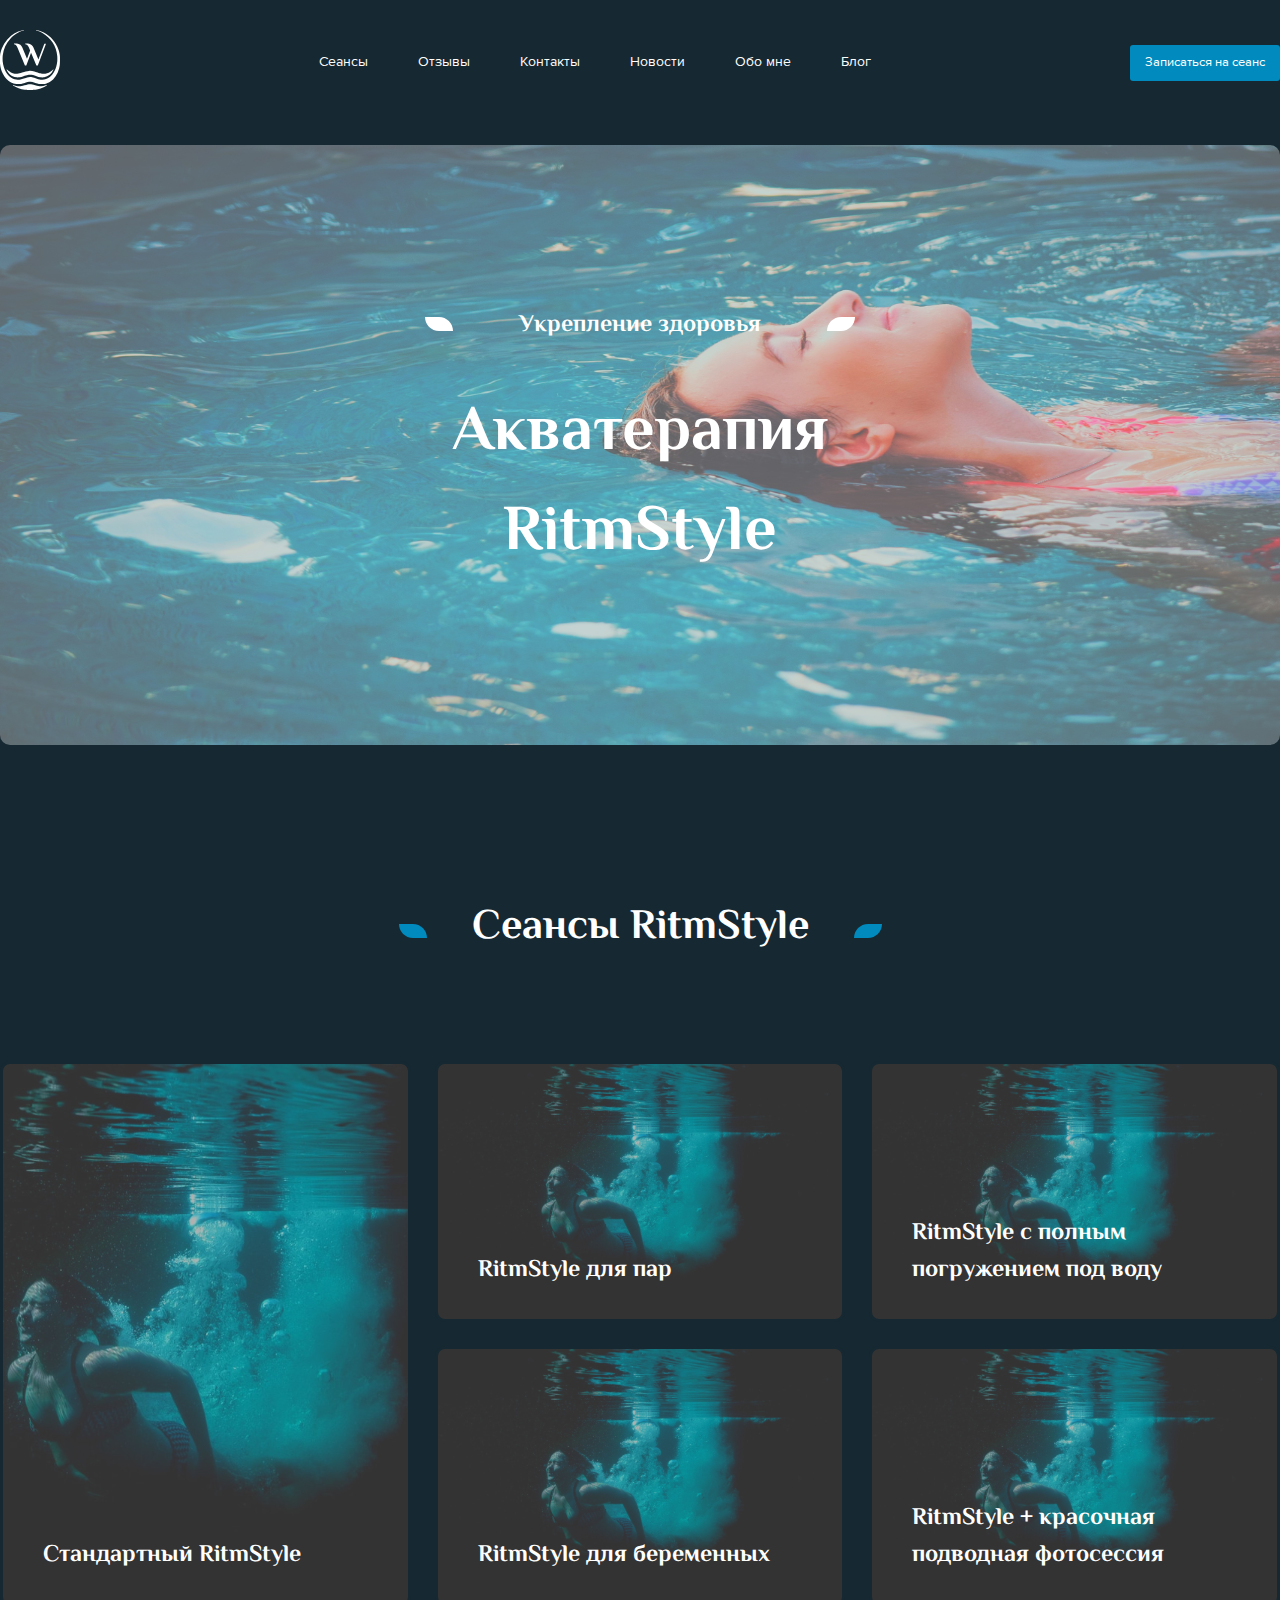
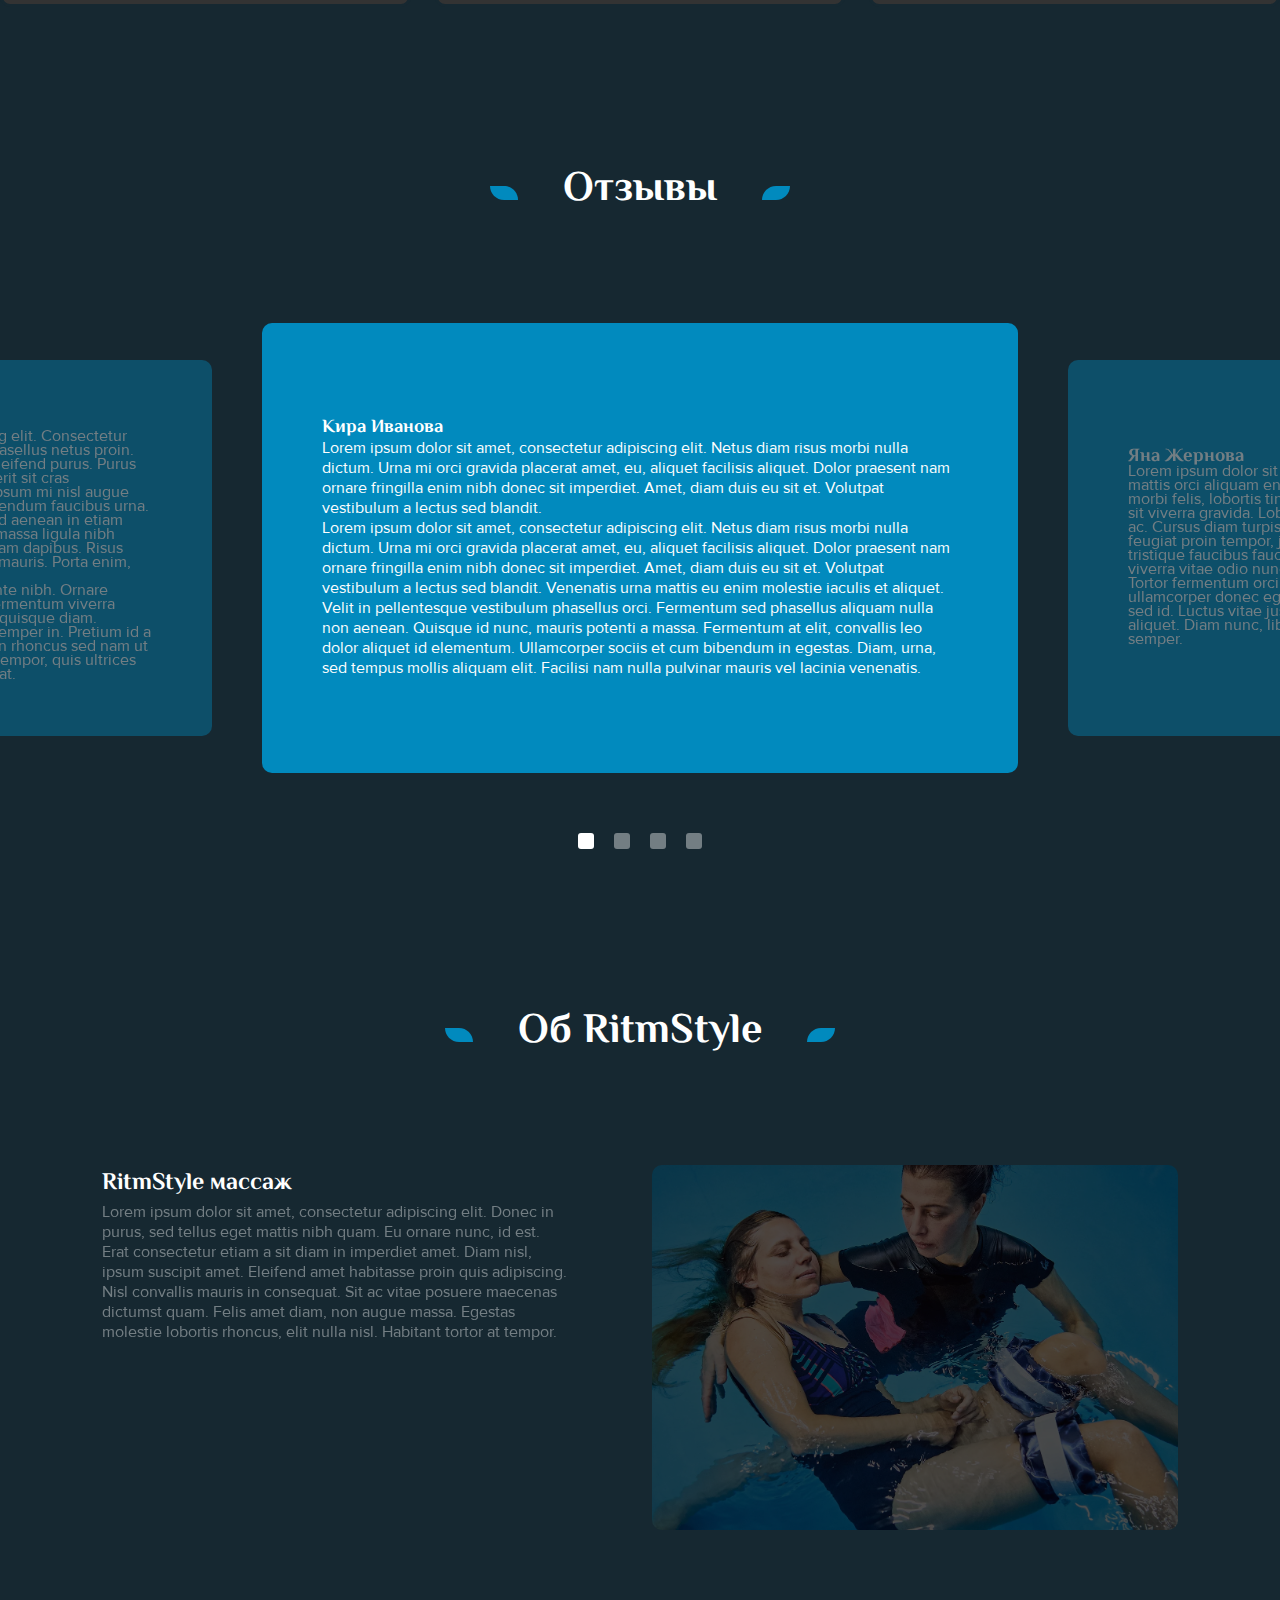
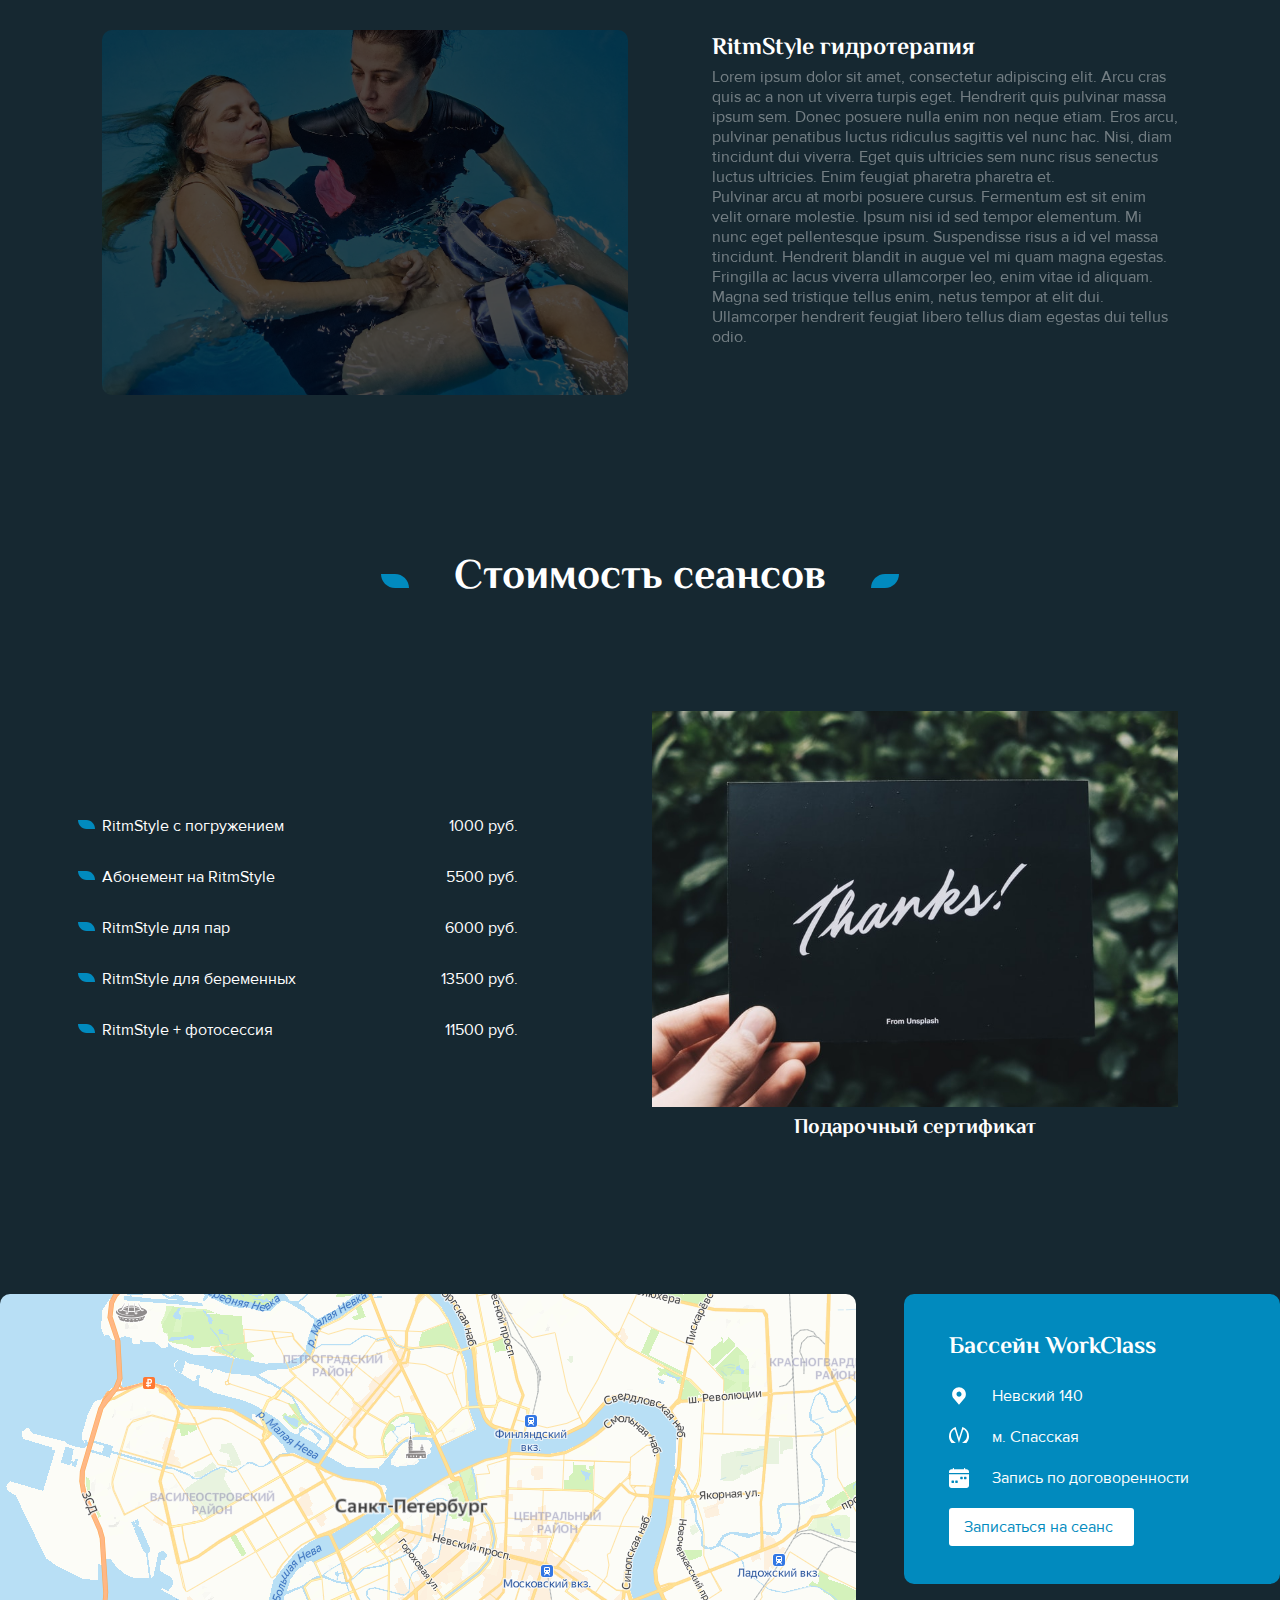
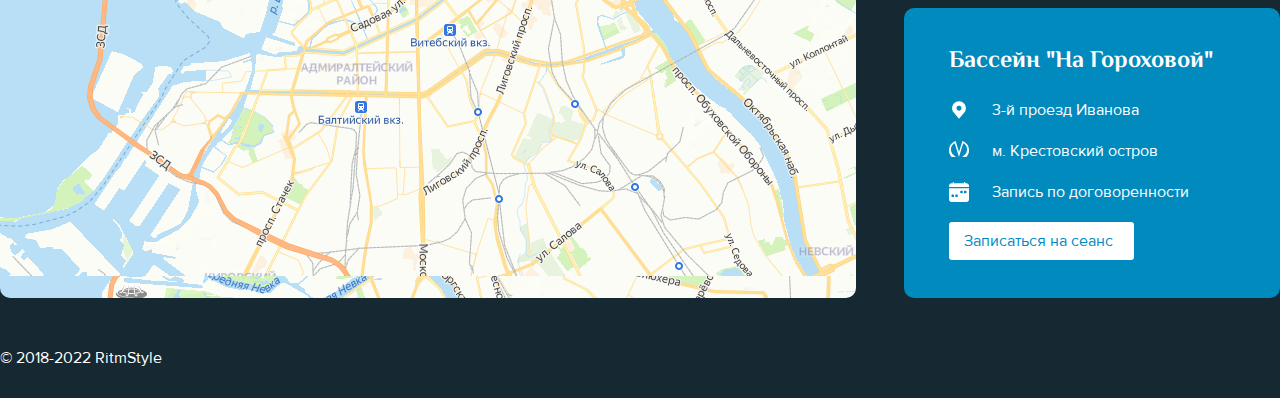
<file: index.html>
<!DOCTYPE html>
<html lang="ru">
<head>
    <meta charset="UTF-8">
    <meta name="viewport" content="width=device-width, initial-scale=1.0">
    <title>Акватерапия RitmStyle</title>
    <!-- подключаем шрифт El Messiri -->
    <link rel="preconnect" href="https://fonts.googleapis.com">
    <link rel="preconnect" href="https://fonts.gstatic.com" crossorigin>
    <link href="https://fonts.googleapis.com/css2?family=El+Messiri:wght@400..700&display=swap" rel="stylesheet">
    <!-- подключаем библиотеку Swiper -->
    <link rel="stylesheet" href="https://cdn.jsdelivr.net/npm/swiper@11/swiper-bundle.min.css" />
    <script src="https://cdn.jsdelivr.net/npm/swiper@11/swiper-bundle.min.js"></script>
    <!-- подключаем наши стили -->
    <link rel="stylesheet" href="./style/main.css">
</head>
<body>
    <header>
        <a class="logo" href="./index.html"><img src="./style/img/logo.svg"></a>
        <nav>
            <a href="#sessions">Сеансы</a>
            <a href="#reviews">Отзывы</a>
            <a href="#contacts">Контакты</a>
            <a href="./new.html">Новости</a>
            <a href="#about">Обо мне</a>
            <a href="./blog.html">Блог</a>
        </nav>
        <a href="#" class="addCurse">Записаться на сеанс</a>
    </header>
    <main>
        <div class="banner">
            <h2>Укрепление здоровья</h2>
            <h1>Акватерапия<br> RitmStyle</h1>
        </div>
        <div id="sessions">
            <h2 class="title">Сеансы RitmStyle</h2>
            <div class="sessions">
                <a href="#" class="session">
                    <h2>Стандартный RitmStyle</h2>
                </a>
                <a href="#" class="session">
                    <h2>RitmStyle для пар</h2>
                </a>
                <a href="#" class="session">
                    <h2>RitmStyle с полным<br> погружением под воду</h2>
                </a>
                <a href="#" class="session">
                    <h2>RitmStyle для беременных</h2>
                </a>
                <a href="#" class="session">
                    <h2>RitmStyle + красочная<br> подводная фотосессия</h2>
                </a>
            </div>
        </div>
        <div id="reviews">
            <h2 class="title">Отзывы</h2>
            <div class="reviews">
                <div class="review">
                    <h3>Александра Дмитриева</h3>
                    <p>Lorem ipsum dolor sit amet, consectetur adipiscing elit. Consectetur nulla viverra egestas tellus. Cursus scelerisque phasellus netus proin. Etiam mauris maecenas facilisis faucibus mauris eleifend purus. Purus dictum vulputate elementum mauris amet. Hendrerit sit cras ullamcorper morbi quam vitae ante nibh. Ornare ipsum mi nisl augue placerat lacus. Dolor ipsum fermentum viverra bibendum faucibus urna. Arcu, ut sed tellus lacus quisque diam. Semper sed aenean in etiam mus praesent diam semper in. Pretium id a amet, massa ligula nibh faucibus ornare. Ut aenean rhoncus sed nam ut diam dapibus. Risus nibh faucibus eu vestibulum tempor, quis ultrices mauris. Porta enim, donec odio sagittis, eget velit at. </p>
                    <p>Hendrerit sit cras ullamcorper morbi quam vitae ante nibh. Ornare ipsum mi nisl augue placerat lacus. Dolor ipsum fermentum viverra bibendum faucibus urna. Arcu, ut sed tellus lacus quisque diam. Semper sed aenean in etiam mus praesent diam semper in. Pretium id a amet, massa ligula nibh faucibus ornare. Ut aenean rhoncus sed nam ut diam dapibus. Risus nibh faucibus eu vestibulum tempor, quis ultrices mauris. Porta enim, donec odio sagittis, eget velit at. </p>
                </div>
                <div class="review">
                    <h3>Кира Иванова</h3>
                    <p>Lorem ipsum dolor sit amet, consectetur adipiscing elit. Netus diam risus morbi nulla dictum. Urna mi orci gravida placerat amet, eu, aliquet facilisis aliquet. Dolor praesent nam ornare fringilla enim nibh donec sit imperdiet. Amet, diam duis eu sit et. Volutpat vestibulum a lectus sed blandit.</p>
                    <p>Lorem ipsum dolor sit amet, consectetur adipiscing elit. Netus diam risus morbi nulla dictum. Urna mi orci gravida placerat amet, eu, aliquet facilisis aliquet. Dolor praesent nam ornare fringilla enim nibh donec sit imperdiet. Amet, diam duis eu sit et. Volutpat vestibulum a lectus sed blandit. Venenatis urna mattis eu enim molestie iaculis et aliquet. Velit in pellentesque vestibulum phasellus orci. Fermentum sed phasellus aliquam nulla non aenean. Quisque id nunc, mauris potenti a massa. Fermentum at elit, convallis leo dolor aliquet id elementum. Ullamcorper sociis et cum bibendum in egestas. Diam, urna, sed tempus mollis aliquam elit. Facilisi nam nulla pulvinar mauris vel lacinia venenatis. </p>
                </div>
                <div class="review">
                    <h3>Яна Жернова</h3>
                    <p>Lorem ipsum dolor sit amet, consectetur adipiscing elit. Lacinia eget mattis orci aliquam enim tincidunt gravida aliquet ut. Ipsum vulputate morbi felis, lobortis tincidunt. Pretium dictum odio feugiat auctor diam sit viverra gravida. Lobortis arcu rhoncus, mi mi vitae feugiat amet, vitae ac. Cursus diam turpis iaculis nisi sit. Vel blandit et sit elit vestibulum feugiat proin tempor, justo. Diam commodo, pellentesque at porttitor tristique faucibus faucibus morbi. Bibendum pretium lacus, tempus viverra vitae odio nunc eget.</p>
                    <p>Tortor fermentum orci neque sed. Mauris faucibus diam lorem erat ullamcorper donec egestas neque. Maecenas malesuada mauris magnis sed id. Luctus vitae justo, in consectetur arcu. Nulla feugiat at eu in aliquet. Diam nunc, libero mauris tellus suspendisse morbi sagittis semper. </p>
                </div>
            </div> 
            <img src="./style/img/controls.svg" style="margin-top: -40px;">
        </div>
        <div id="about">
            <h2 class="title">Об RitmStyle</h2>
            <article class="about">
                <div class="about-content">
                    <h2>RitmStyle массаж</h2>
                    <p>Lorem ipsum dolor sit amet, consectetur adipiscing elit. Donec in purus, sed tellus eget mattis nibh quam. Eu ornare nunc, id est. Erat consectetur etiam a sit diam in imperdiet amet. Diam nisl, ipsum suscipit amet. Eleifend amet habitasse proin quis adipiscing.</p>
                    <p>Nisl convallis mauris in consequat. Sit ac vitae posuere maecenas dictumst quam. Felis amet diam, non augue massa. Egestas molestie lobortis rhoncus, elit nulla nisl. Habitant tortor at tempor.</p>
                </div>
                <img src="./style/img/bg-about.png">
            </article>
            <article class="about">
                <img src="./style/img/bg-about.png">
                <div class="about-content">
                    <h2>RitmStyle гидротерапия</h2>
                    <p>Lorem ipsum dolor sit amet, consectetur adipiscing elit. Arcu cras quis ac a non ut viverra turpis eget. Hendrerit quis pulvinar massa ipsum sem. Donec posuere nulla enim non neque etiam. Eros arcu, pulvinar penatibus luctus ridiculus sagittis vel nunc hac. Nisi, diam tincidunt dui viverra. Eget quis ultricies sem nunc risus senectus luctus ultricies. Enim feugiat pharetra pharetra et.</p>
                    <p>Pulvinar arcu at morbi posuere cursus. Fermentum est sit enim velit ornare molestie. Ipsum nisi id sed tempor elementum. Mi nunc eget pellentesque ipsum. Suspendisse risus a id vel massa tincidunt. Hendrerit blandit in augue vel mi quam magna egestas. Fringilla ac lacus viverra ullamcorper leo, enim vitae id aliquam. Magna sed tristique tellus enim, netus tempor at elit dui. Ullamcorper hendrerit feugiat libero tellus diam egestas dui tellus odio.</p>
                </div>
            </article>
        </div>
        <div id="price">
            <h2 class="title">Стоимость сеансов</h2>
            <div class="price">
                <ul>
                    <li>RitmStyle с погружением<span>1000 руб.</span></li>
                    <li>Абонемент на RitmStyle<span>5500 руб.</span></li>
                    <li>RitmStyle для пар<span>6000 руб.</span></li>
                    <li>RitmStyle для беременных<span>13500 руб.</span></li>
                    <li>RitmStyle +  фотосессия<span>11500 руб.</span></li>
                </ul>
                <div>
                    <img src="./style/img/certificate.jpg" width="526" height="396" style="object-fit: cover;">
                    <h3>Подарочный сертификат</h3>
                </div>
            </div>
        </div>
        <div id="contacts">
            <a href="https://yandex.ru/maps/-/CDFAaRNU" class="map"></a>
            <div class="contact">
                <h2>Бассейн WorkClass</h2>
                <ul>
                    <li>
                        <svg width="20" height="20" viewBox="0 0 20 20" fill="none" xmlns="http://www.w3.org/2000/svg">
                            <path d="M10 1.25C8.1773 1.25215 6.42987 1.97717 5.14102 3.26602C3.85218 4.55486 3.12716 6.3023 3.12501 8.125C3.12282 9.61452 3.60937 11.0636 4.51001 12.25C4.51001 12.25 4.69751 12.4969 4.72813 12.5325L10 18.75L15.2744 12.5294C15.3019 12.4963 15.49 12.25 15.49 12.25L15.4906 12.2481C16.3908 11.0623 16.8771 9.61383 16.875 8.125C16.8729 6.3023 16.1478 4.55486 14.859 3.26602C13.5701 1.97717 11.8227 1.25215 10 1.25ZM10 10.625C9.50555 10.625 9.02221 10.4784 8.61108 10.2037C8.19996 9.92897 7.87953 9.53852 7.69031 9.08171C7.50109 8.62489 7.45158 8.12223 7.54804 7.63727C7.64451 7.15232 7.88261 6.70686 8.23224 6.35723C8.58187 6.0076 9.02733 5.7695 9.51228 5.67304C9.99723 5.57657 10.4999 5.62608 10.9567 5.8153C11.4135 6.00452 11.804 6.32495 12.0787 6.73607C12.3534 7.1472 12.5 7.63055 12.5 8.125C12.4992 8.78779 12.2355 9.42319 11.7669 9.89185C11.2982 10.3605 10.6628 10.6242 10 10.625Z" fill="white"/>
                        </svg>
                        Невский 140
                    </li>
                    <li>
                        <svg width="20" height="16" viewBox="0 0 20 16" fill="none" xmlns="http://www.w3.org/2000/svg">
                            <path d="M6.02683 3.36707C5.72703 2.3514 4.91324 2.46272 4.35683 2.93577C2.9862 4.20185 1.20154 6.85927 2.34374 10.6858C3.30031 13.9275 7.28064 16.0006 7.28064 16.0006H2.64064C2.64064 16.0006 0.244811 13.3154 0.0306387 10.1571C-0.240621 6.16409 1.35857 3.64578 3.21463 2.00409C4.95645 0.459726 6.61263 0.000610352 6.61263 0.000610352L10.0005 11.1006L13.3883 0.000610352C13.3883 0.000610352 15.0445 0.459727 16.7863 2.00409C18.6424 3.64578 20.2415 6.16409 19.9703 10.1571C19.7561 13.3154 17.3603 16.0006 17.3603 16.0006H12.7203C12.7203 16.0006 16.7003 13.9275 17.6572 10.6858C18.7994 6.85971 17.0147 4.20228 15.6441 2.93577C15.0873 2.46272 14.2735 2.3514 13.9741 3.36707C12.9461 6.60882 10.0009 15.8971 10.0009 15.8971C10.0009 15.8971 7.05564 6.60571 6.02767 3.36707H6.02683Z" fill="white"/>
                        </svg>                            
                        м. Спасская
                    </li>
                    <li>
                        <svg width="20" height="20" viewBox="0 0 20 20" fill="none" xmlns="http://www.w3.org/2000/svg">
                            <path d="M5 0.625C5 0.45924 4.93415 0.300269 4.81694 0.183058C4.69973 0.065848 4.54076 0 4.375 0C4.20924 0 4.05027 0.065848 3.93306 0.183058C3.81585 0.300269 3.75 0.45924 3.75 0.625V1.25H2.5C1.83696 1.25 1.20107 1.51339 0.732233 1.98223C0.263392 2.45107 0 3.08696 0 3.75L0 5H20V3.75C20 3.08696 19.7366 2.45107 19.2678 1.98223C18.7989 1.51339 18.163 1.25 17.5 1.25H16.25V0.625C16.25 0.45924 16.1842 0.300269 16.0669 0.183058C15.9497 0.065848 15.7908 0 15.625 0C15.4592 0 15.3003 0.065848 15.1831 0.183058C15.0658 0.300269 15 0.45924 15 0.625V1.25H5V0.625ZM20 17.5V6.25H0V17.5C0 18.163 0.263392 18.7989 0.732233 19.2678C1.20107 19.7366 1.83696 20 2.5 20H17.5C18.163 20 18.7989 19.7366 19.2678 19.2678C19.7366 18.7989 20 18.163 20 17.5ZM11.875 8.75H13.125C13.2908 8.75 13.4497 8.81585 13.5669 8.93306C13.6842 9.05027 13.75 9.20924 13.75 9.375V10.625C13.75 10.7908 13.6842 10.9497 13.5669 11.0669C13.4497 11.1842 13.2908 11.25 13.125 11.25H11.875C11.7092 11.25 11.5503 11.1842 11.4331 11.0669C11.3158 10.9497 11.25 10.7908 11.25 10.625V9.375C11.25 9.20924 11.3158 9.05027 11.4331 8.93306C11.5503 8.81585 11.7092 8.75 11.875 8.75ZM15.625 8.75H16.875C17.0408 8.75 17.1997 8.81585 17.3169 8.93306C17.4342 9.05027 17.5 9.20924 17.5 9.375V10.625C17.5 10.7908 17.4342 10.9497 17.3169 11.0669C17.1997 11.1842 17.0408 11.25 16.875 11.25H15.625C15.4592 11.25 15.3003 11.1842 15.1831 11.0669C15.0658 10.9497 15 10.7908 15 10.625V9.375C15 9.20924 15.0658 9.05027 15.1831 8.93306C15.3003 8.81585 15.4592 8.75 15.625 8.75ZM2.5 13.125C2.5 12.9592 2.56585 12.8003 2.68306 12.6831C2.80027 12.5658 2.95924 12.5 3.125 12.5H4.375C4.54076 12.5 4.69973 12.5658 4.81694 12.6831C4.93415 12.8003 5 12.9592 5 13.125V14.375C5 14.5408 4.93415 14.6997 4.81694 14.8169C4.69973 14.9342 4.54076 15 4.375 15H3.125C2.95924 15 2.80027 14.9342 2.68306 14.8169C2.56585 14.6997 2.5 14.5408 2.5 14.375V13.125ZM6.875 12.5H8.125C8.29076 12.5 8.44973 12.5658 8.56694 12.6831C8.68415 12.8003 8.75 12.9592 8.75 13.125V14.375C8.75 14.5408 8.68415 14.6997 8.56694 14.8169C8.44973 14.9342 8.29076 15 8.125 15H6.875C6.70924 15 6.55027 14.9342 6.43306 14.8169C6.31585 14.6997 6.25 14.5408 6.25 14.375V13.125C6.25 12.9592 6.31585 12.8003 6.43306 12.6831C6.55027 12.5658 6.70924 12.5 6.875 12.5Z" fill="white"/>
                        </svg>
                        Запись по договоренности    
                    </li>
                </ul>
                <a href="#">Записаться на сеанс</a>
            </div>
            <div class="contact">
                <h2>Бассейн "На Гороховой"</h2>
                <ul>
                    <li>
                        <svg width="20" height="20" viewBox="0 0 20 20" fill="none" xmlns="http://www.w3.org/2000/svg">
                            <path d="M10 1.25C8.1773 1.25215 6.42987 1.97717 5.14102 3.26602C3.85218 4.55486 3.12716 6.3023 3.12501 8.125C3.12282 9.61452 3.60937 11.0636 4.51001 12.25C4.51001 12.25 4.69751 12.4969 4.72813 12.5325L10 18.75L15.2744 12.5294C15.3019 12.4963 15.49 12.25 15.49 12.25L15.4906 12.2481C16.3908 11.0623 16.8771 9.61383 16.875 8.125C16.8729 6.3023 16.1478 4.55486 14.859 3.26602C13.5701 1.97717 11.8227 1.25215 10 1.25ZM10 10.625C9.50555 10.625 9.02221 10.4784 8.61108 10.2037C8.19996 9.92897 7.87953 9.53852 7.69031 9.08171C7.50109 8.62489 7.45158 8.12223 7.54804 7.63727C7.64451 7.15232 7.88261 6.70686 8.23224 6.35723C8.58187 6.0076 9.02733 5.7695 9.51228 5.67304C9.99723 5.57657 10.4999 5.62608 10.9567 5.8153C11.4135 6.00452 11.804 6.32495 12.0787 6.73607C12.3534 7.1472 12.5 7.63055 12.5 8.125C12.4992 8.78779 12.2355 9.42319 11.7669 9.89185C11.2982 10.3605 10.6628 10.6242 10 10.625Z" fill="white"/>
                        </svg>
                        3-й проезд Иванова
                    </li>
                    <li>
                        <svg width="20" height="16" viewBox="0 0 20 16" fill="none" xmlns="http://www.w3.org/2000/svg">
                            <path d="M6.02683 3.36707C5.72703 2.3514 4.91324 2.46272 4.35683 2.93577C2.9862 4.20185 1.20154 6.85927 2.34374 10.6858C3.30031 13.9275 7.28064 16.0006 7.28064 16.0006H2.64064C2.64064 16.0006 0.244811 13.3154 0.0306387 10.1571C-0.240621 6.16409 1.35857 3.64578 3.21463 2.00409C4.95645 0.459726 6.61263 0.000610352 6.61263 0.000610352L10.0005 11.1006L13.3883 0.000610352C13.3883 0.000610352 15.0445 0.459727 16.7863 2.00409C18.6424 3.64578 20.2415 6.16409 19.9703 10.1571C19.7561 13.3154 17.3603 16.0006 17.3603 16.0006H12.7203C12.7203 16.0006 16.7003 13.9275 17.6572 10.6858C18.7994 6.85971 17.0147 4.20228 15.6441 2.93577C15.0873 2.46272 14.2735 2.3514 13.9741 3.36707C12.9461 6.60882 10.0009 15.8971 10.0009 15.8971C10.0009 15.8971 7.05564 6.60571 6.02767 3.36707H6.02683Z" fill="white"/>
                        </svg>                            
                        м. Крестовский остров
                    </li>
                    <li>
                        <svg width="20" height="20" viewBox="0 0 20 20" fill="none" xmlns="http://www.w3.org/2000/svg">
                            <path d="M5 0.625C5 0.45924 4.93415 0.300269 4.81694 0.183058C4.69973 0.065848 4.54076 0 4.375 0C4.20924 0 4.05027 0.065848 3.93306 0.183058C3.81585 0.300269 3.75 0.45924 3.75 0.625V1.25H2.5C1.83696 1.25 1.20107 1.51339 0.732233 1.98223C0.263392 2.45107 0 3.08696 0 3.75L0 5H20V3.75C20 3.08696 19.7366 2.45107 19.2678 1.98223C18.7989 1.51339 18.163 1.25 17.5 1.25H16.25V0.625C16.25 0.45924 16.1842 0.300269 16.0669 0.183058C15.9497 0.065848 15.7908 0 15.625 0C15.4592 0 15.3003 0.065848 15.1831 0.183058C15.0658 0.300269 15 0.45924 15 0.625V1.25H5V0.625ZM20 17.5V6.25H0V17.5C0 18.163 0.263392 18.7989 0.732233 19.2678C1.20107 19.7366 1.83696 20 2.5 20H17.5C18.163 20 18.7989 19.7366 19.2678 19.2678C19.7366 18.7989 20 18.163 20 17.5ZM11.875 8.75H13.125C13.2908 8.75 13.4497 8.81585 13.5669 8.93306C13.6842 9.05027 13.75 9.20924 13.75 9.375V10.625C13.75 10.7908 13.6842 10.9497 13.5669 11.0669C13.4497 11.1842 13.2908 11.25 13.125 11.25H11.875C11.7092 11.25 11.5503 11.1842 11.4331 11.0669C11.3158 10.9497 11.25 10.7908 11.25 10.625V9.375C11.25 9.20924 11.3158 9.05027 11.4331 8.93306C11.5503 8.81585 11.7092 8.75 11.875 8.75ZM15.625 8.75H16.875C17.0408 8.75 17.1997 8.81585 17.3169 8.93306C17.4342 9.05027 17.5 9.20924 17.5 9.375V10.625C17.5 10.7908 17.4342 10.9497 17.3169 11.0669C17.1997 11.1842 17.0408 11.25 16.875 11.25H15.625C15.4592 11.25 15.3003 11.1842 15.1831 11.0669C15.0658 10.9497 15 10.7908 15 10.625V9.375C15 9.20924 15.0658 9.05027 15.1831 8.93306C15.3003 8.81585 15.4592 8.75 15.625 8.75ZM2.5 13.125C2.5 12.9592 2.56585 12.8003 2.68306 12.6831C2.80027 12.5658 2.95924 12.5 3.125 12.5H4.375C4.54076 12.5 4.69973 12.5658 4.81694 12.6831C4.93415 12.8003 5 12.9592 5 13.125V14.375C5 14.5408 4.93415 14.6997 4.81694 14.8169C4.69973 14.9342 4.54076 15 4.375 15H3.125C2.95924 15 2.80027 14.9342 2.68306 14.8169C2.56585 14.6997 2.5 14.5408 2.5 14.375V13.125ZM6.875 12.5H8.125C8.29076 12.5 8.44973 12.5658 8.56694 12.6831C8.68415 12.8003 8.75 12.9592 8.75 13.125V14.375C8.75 14.5408 8.68415 14.6997 8.56694 14.8169C8.44973 14.9342 8.29076 15 8.125 15H6.875C6.70924 15 6.55027 14.9342 6.43306 14.8169C6.31585 14.6997 6.25 14.5408 6.25 14.375V13.125C6.25 12.9592 6.31585 12.8003 6.43306 12.6831C6.55027 12.5658 6.70924 12.5 6.875 12.5Z" fill="white"/>
                        </svg>
                        Запись по договоренности    
                    </li>
                </ul>
                <a href="#">Записаться на сеанс</a>
            </div>
        </div>
    </main>
    <footer>
        <p class="copy">© 2018-2022 RitmStyle</p>
    </footer>
</body>
</html>
</file>
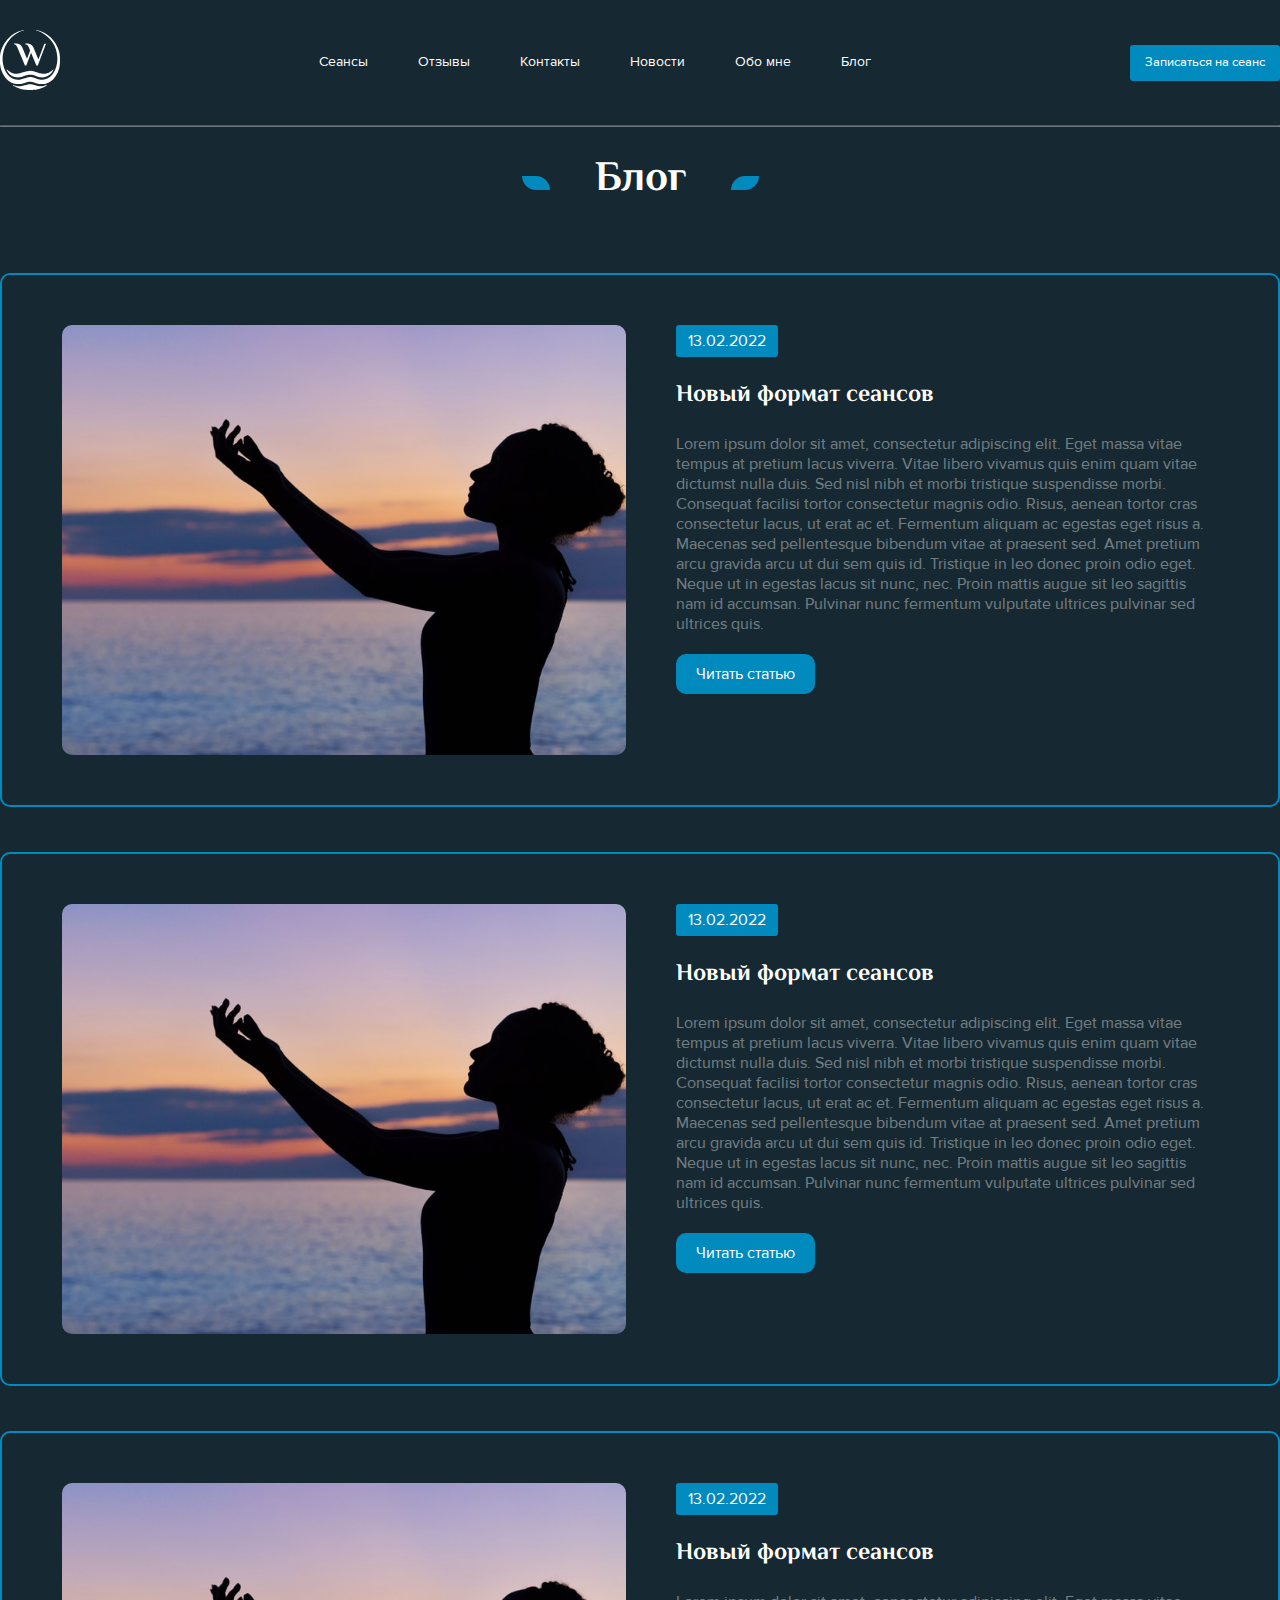
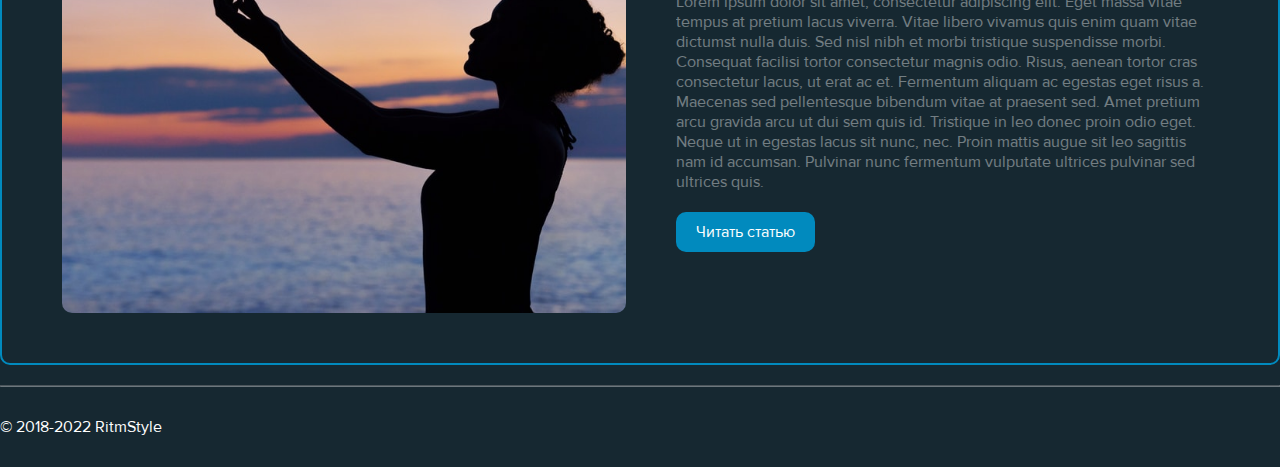
<file: blog.html>
<!DOCTYPE html>
<html lang="ru">
<head>
    <meta charset="UTF-8">
    <meta name="viewport" content="width=device-width, initial-scale=1.0">
    <title>Новости | Акватерапия RitmStyle</title>
    <link rel="stylesheet" href="./style/main.css">
    <!-- Подключаем шрифт El Messiri -->
    <link rel="preconnect" href="https://fonts.googleapis.com">
    <link rel="preconnect" href="https://fonts.gstatic.com" crossorigin>
    <link href="https://fonts.googleapis.com/css2?family=El+Messiri:wght@400..700&display=swap" rel="stylesheet">
</head>
<body>
    <header>
        <a href="./index.html" class="logo"><img src="./style/img/logo.svg" alt=""></a>
        <nav>
            <a href="./index.html#sessions">Сеансы</a>
            <a href="./index.html#reviews">Отзывы</a>
            <a href="./index.html#contacts">Контакты</a>
            <a href="./new.html">Новости</a>
            <a href="./index.html#about">Обо мне</a>
            <a href="./blog.html">Блог</a>
        </nav>
        <a href="#" class="addCurse">Записаться на сеанс</a>
    </header>
    <hr>
    <main>
        <div id="blog">
            <h2 class="title">Блог</h2>
            <div class="blog">
                <article class="blog-item">
                    <img src="./style/img/new-cover.jpg" width="564" height="430" style="object-fit: cover;border-radius: 10px;">
                    <div class="blog-content">
                        <div class="new-date">13.02.2022</div>
                        <h2>Новый формат сеансов</h2>
                        <p>Lorem ipsum dolor sit amet, consectetur adipiscing elit. Eget massa vitae tempus at pretium lacus viverra. Vitae libero vivamus quis enim quam vitae dictumst nulla duis. Sed nisl nibh et morbi tristique suspendisse morbi. Consequat facilisi tortor consectetur magnis odio. Risus, aenean tortor cras consectetur lacus, ut erat ac et. Fermentum aliquam ac egestas eget risus a. Maecenas sed pellentesque bibendum vitae at praesent sed. Amet pretium arcu gravida arcu ut dui sem quis id. Tristique in leo donec proin odio eget. Neque ut in egestas lacus sit nunc, nec. Proin mattis augue sit leo sagittis nam id accumsan. Pulvinar nunc fermentum vulputate ultrices pulvinar sed ultrices quis.</p>
                        <a href="./new-session-format.html">Читать статью</a>
                    </div>
                </article>
                <article class="blog-item">
                    <img src="./style/img/new-cover.jpg" width="564" height="430" style="object-fit: cover;border-radius: 10px;">
                    <div class="blog-content">
                        <div class="new-date">13.02.2022</div>
                        <h2>Новый формат сеансов</h2>
                        <p>Lorem ipsum dolor sit amet, consectetur adipiscing elit. Eget massa vitae tempus at pretium lacus viverra. Vitae libero vivamus quis enim quam vitae dictumst nulla duis. Sed nisl nibh et morbi tristique suspendisse morbi. Consequat facilisi tortor consectetur magnis odio. Risus, aenean tortor cras consectetur lacus, ut erat ac et. Fermentum aliquam ac egestas eget risus a. Maecenas sed pellentesque bibendum vitae at praesent sed. Amet pretium arcu gravida arcu ut dui sem quis id. Tristique in leo donec proin odio eget. Neque ut in egestas lacus sit nunc, nec. Proin mattis augue sit leo sagittis nam id accumsan. Pulvinar nunc fermentum vulputate ultrices pulvinar sed ultrices quis.</p>
                        <a href="./new-session-format.html">Читать статью</a>
                    </div>
                </article>
                <article class="blog-item">
                    <img src="./style/img/new-cover.jpg" width="564" height="430" style="object-fit: cover;border-radius: 10px;">
                    <div class="blog-content">
                        <div class="new-date">13.02.2022</div>
                        <h2>Новый формат сеансов</h2>
                        <p>Lorem ipsum dolor sit amet, consectetur adipiscing elit. Eget massa vitae tempus at pretium lacus viverra. Vitae libero vivamus quis enim quam vitae dictumst nulla duis. Sed nisl nibh et morbi tristique suspendisse morbi. Consequat facilisi tortor consectetur magnis odio. Risus, aenean tortor cras consectetur lacus, ut erat ac et. Fermentum aliquam ac egestas eget risus a. Maecenas sed pellentesque bibendum vitae at praesent sed. Amet pretium arcu gravida arcu ut dui sem quis id. Tristique in leo donec proin odio eget. Neque ut in egestas lacus sit nunc, nec. Proin mattis augue sit leo sagittis nam id accumsan. Pulvinar nunc fermentum vulputate ultrices pulvinar sed ultrices quis.</p>
                        <a href="./new-session-format.html">Читать статью</a>
                    </div>
                </article>
            </div>
        </div>
    </main>
    <hr>
    <footer>
        <p class="copy">© 2018-2022 RitmStyle</p>
        
    </footer>
</body>
</html>
</file>
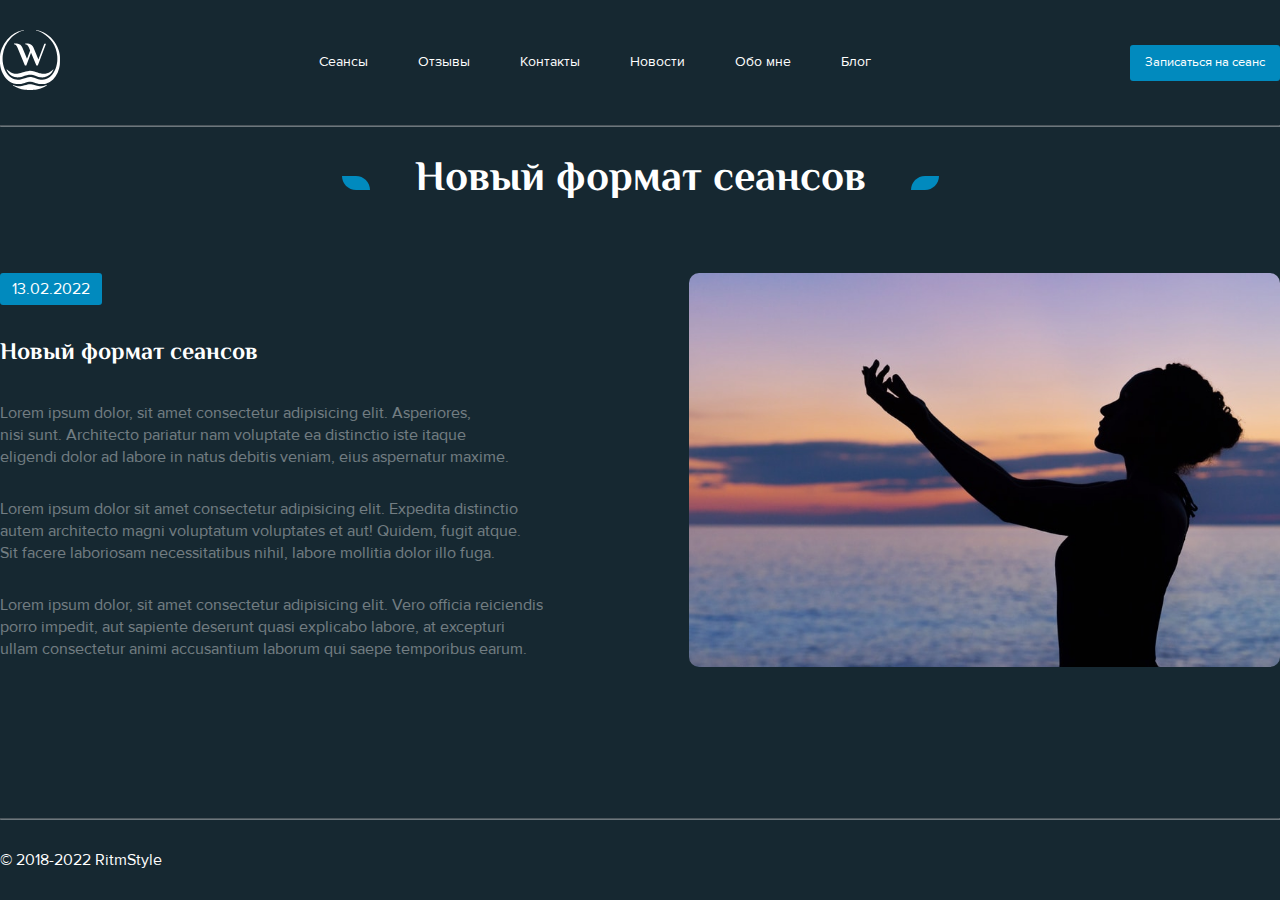
<file: new-session-format.html>
<!DOCTYPE html>
<html lang="ru">
<head>
    <meta charset="UTF-8">
    <meta name="viewport" content="width=device-width, initial-scale=1.0">
    <title>Новости | Акватерапия RitmStyle</title>
    <link rel="stylesheet" href="./style/main.css">
    <!-- Подключаем шрифт El Messiri -->
    <link rel="preconnect" href="https://fonts.googleapis.com">
    <link rel="preconnect" href="https://fonts.gstatic.com" crossorigin>
    <link href="https://fonts.googleapis.com/css2?family=El+Messiri:wght@400..700&display=swap" rel="stylesheet">
</head>
<body>
    <header>
        <a href="./index.html" class="logo"><img src="./style/img/logo.svg" alt=""></a>
        <nav>
            <a href="./index.html#sessions">Сеансы</a>
            <a href="./index.html#reviews">Отзывы</a>
            <a href="./index.html#contacts">Контакты</a>
            <a href="./new.html">Новости</a>
            <a href="./index.html#about">Обо мне</a>
            <a href="./blog.html">Блог</a>
        </nav>
        <a href="#" class="addCurse">Записаться на сеанс</a>
    </header>
    <hr>
    <main>
        <div id="new-format">
            <h2 class="title">Новый формат сеансов</h2>
            <div class="new-format">
                <div class="new-content">
                    <div class="new-date">13.02.2022</div>
                    <h2>Новый формат сеансов</h2>
                    <p>Lorem ipsum dolor, sit amet consectetur adipisicing elit. Asperiores, nisi sunt. Architecto pariatur nam voluptate ea distinctio iste itaque eligendi dolor ad labore in natus debitis veniam, eius aspernatur maxime.</p>
                    <p>Lorem ipsum dolor sit amet consectetur adipisicing elit. Expedita distinctio autem architecto magni voluptatum voluptates et aut! Quidem, fugit atque. Sit facere laboriosam necessitatibus nihil, labore mollitia dolor illo fuga.</p>
                    <p>Lorem ipsum dolor, sit amet consectetur adipisicing elit. Vero officia reiciendis porro impedit, aut sapiente deserunt quasi explicabo labore, at excepturi ullam consectetur animi accusantium laborum qui saepe temporibus earum.</p>
                </div>
                <img src="./style/img/new-cover.jpg" width="636" height="394" style="object-fit: cover;border-radius: 10px;">
            </div>
        </div>
    </main>
    <hr>
    <footer>
        <p class="copy">© 2018-2022 RitmStyle</p>
      
    </footer>
</body>
</html>
</file>
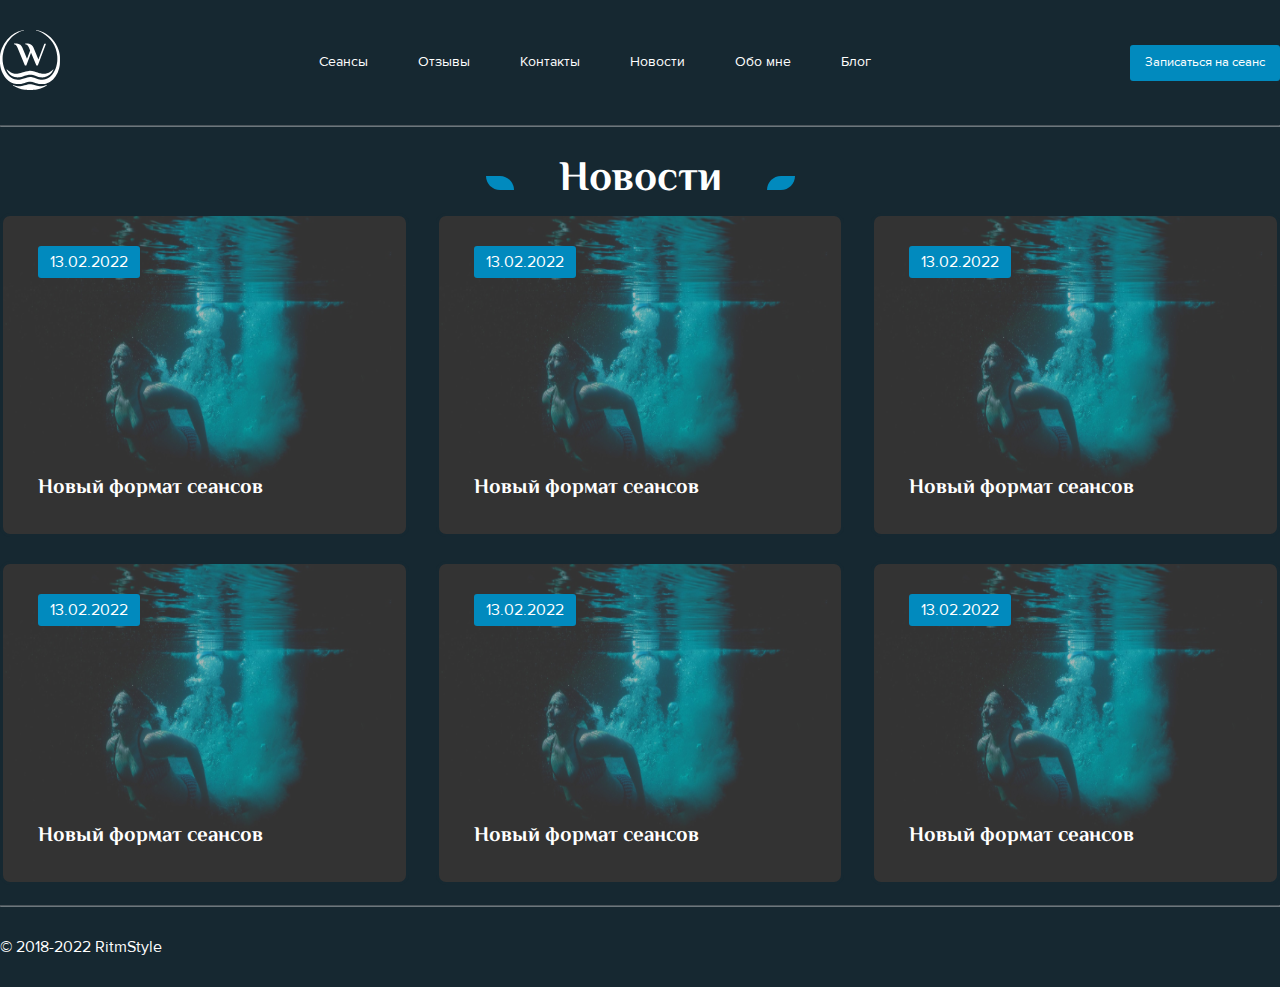
<file: new.html>
<!DOCTYPE html>
<html lang="ru">
<head>
    <meta charset="UTF-8">
    <meta name="viewport" content="width=device-width, initial-scale=1.0">
    <title>Новости | Акватерапия RitmStyle</title>
    <link rel="stylesheet" href="./style/main.css">
    <!-- Подключаем шрифт El Messiri -->
    <link rel="preconnect" href="https://fonts.googleapis.com">
    <link rel="preconnect" href="https://fonts.gstatic.com" crossorigin>
    <link href="https://fonts.googleapis.com/css2?family=El+Messiri:wght@400..700&display=swap" rel="stylesheet">
</head>
<body>
    <header>
        <a href="./index.html" class="logo"><img src="./style/img/logo.svg" alt=""></a>
        <nav>
            <a href="./index.html#sessions">Сеансы</a>
            <a href="./index.html#reviews">Отзывы</a>
            <a href="./index.html#contacts">Контакты</a>
            <a href="./new.html">Новости</a>
            <a href="./index.html#about">Обо мне</a>
            <a href="./blog.html">Блог</a>
        </nav>
        <a href="#" class="addCurse">Записаться на сеанс</a>
    </header>
    <hr>
    <main>
        <div id="news">
            <h2 class="title">Новости</h2>
            <div class="news">
                <a href="./new-session-format.html" class="new">
                    <div class="new-date">13.02.2022</div>
                    <h3>Новый формат сеансов</h3>
                </a>
                <a href="./new-session-format.html" class="new">
                    <div class="new-date">13.02.2022</div>
                    <h3>Новый формат сеансов</h3>
                </a>
                <a href="./new-session-format.html" class="new">
                    <div class="new-date">13.02.2022</div>
                    <h3>Новый формат сеансов</h3>
                </a>
                <a href="./new-session-format.html" class="new">
                    <div class="new-date">13.02.2022</div>
                    <h3>Новый формат сеансов</h3>
                </a>
                <a href="./new-session-format.html" class="new">
                    <div class="new-date">13.02.2022</div>
                    <h3>Новый формат сеансов</h3>
                </a>
                <a href="./new-session-format.html" class="new">
                    <div class="new-date">13.02.2022</div>
                    <h3>Новый формат сеансов</h3>
                </a>
            </div>
        </div>
    </main>
    <hr>
    <footer>
        <p class="copy">© 2018-2022 RitmStyle</p>
        
    </footer>
</body>
</html>
</file>
<file: style/main.css>
* {
    margin: 0;
    padding: 0;
    scroll-behavior: smooth;
}

html,
body {
    width: 100%;
    height: 100%;
    box-sizing: border-box;
}

/* Подключаем шрифта Proxima Nova */
@font-face {
    font-family: "Proxima Nova";
    src: url(../style/font/proximanova/proximanova_regular.ttf);
}

h1,
h2,
h3,
h4,
h5,
h6 {
    font-family: "El Messiri", sans-serif;
    margin: 0;
}

hr {
    opacity: .4;
}

/* сeмантика */

body {
    display: flex;
    flex-direction: column;
    background-color: #162831;
    width: 1280px;
    margin: 0 auto;
    font-family: "Proxima Nova", sans-serif;
}

header,
footer {
    display: flex;
    justify-content: space-between;
    align-items: center;
    padding: 30px 0;
    color: white;
}

main {
    flex: auto;
    display: flex;
    flex-direction: column;
    gap: 150px;
    margin: 20px 0;
}

footer a {
    color: aliceblue;
}

nav {
    display: flex;
    gap: 50px;
}

nav a,
.addCurse {
    color: white;
    text-decoration: none;
    font-size: 14px;
    border-bottom: #0188be00 solid 2px;
    transition: all .1s linear;
}

nav a:hover {
    border-bottom: #018ABE solid 2px;
}

.addCurse {
    background-color: #018ABE;
    border-radius: 3px;
    padding: 9px 15px;
    font-size: 13px;
}

.addCurse:hover {
    filter: brightness(1.2);
}

.addCurse:active {
    filter: brightness(1);
}

.banner {
    display: flex;
    flex-direction: column;
    gap: 40px;
    justify-content: center;
    align-items: center;
    width: 100%;
    height: 600px;
    color: white;
    background: url(../style/img/bg-banner.jpg), #98C9DC80;
    background-size: 100% 100%;
    background-blend-mode: color;
    border-radius: 10px;
}

.banner h1 {
    text-align: center;
    font-size: 64px;
}

.banner h2 {
    display: flex;
    gap: 66px;
}

.banner h2::before {
    content: url(../style/img/decor-white.svg);
}

.banner h2::after {
    content: url(../style/img/decor-white.svg);
    width: 28px;
    height: 14px;
    display: block;
    transform: scale(-1, 1);
}

#sessions {
    display: flex;
    flex-direction: column;
    align-items: center;
    gap: 100px;
}

h2.title {
    display: flex;
    font-size: 42px;
    gap: 45px;
    color: white;
}

h2.title::before {
    content: url(../style/img/decor-blue.svg);
}

h2.title::after {
    content: url(../style/img/decor-blue.svg);
    width: 28px;
    height: 14px;
    display: block;
    transform: scale(-1, 1);
}

.sessions {
    display: grid;
    grid-template-columns: repeat(3, 1fr);
    grid-template-rows: repeat(2, 1fr);
    grid-column-gap: 24px;
    grid-row-gap: 24px;
    width: 100%;
}

.session {
    background: url(../style/img/bg-session.jpg), #018ABE80;
    background-size: 100% 100%;
    background-blend-mode: color;
    background-repeat: no-repeat;
    border: #162831 solid 3px;
    text-decoration: none;
    color: white;
    display: flex;
    align-items: end;
    border-radius: 10px;
}

.session:hover {
    filter: brightness(1.2)drop-shadow(0 0 0.75rem #018ABE);
    border: #018ABE solid 2px;
    transition: all .1s linear;
}

.session h2 {
    margin: 0 0 30px 40px;
    font-size: 24px;
}

.session:first-child {
    height: 540px;
    grid-area: 1 / 1 / 3 / 2;
    background-size: cover;
    background-repeat: no-repeat;
    background-position: 50% 0;
}

.session:nth-child(2) {
    grid-area: 1 / 2 / 2 / 3;
}

.session:nth-child(3) {
    grid-area: 1 / 3 / 2 / 4;
}

.session:nth-child(4) {
    grid-area: 2 / 2 / 3 / 3;
}

.session:nth-child(5) {
    grid-area: 2 / 3 / 3 / 4;
}

#reviews {
    display: flex;
    flex-direction: column;
    align-items: center;
    gap: 100px;
    color: white;
    overflow: hidden;
}

.reviews {
    display: flex;
    align-items: center;
    gap: 50px;
}

#review h3 {
    font-size: 20px;
}

.review {
    display: flex;
    flex-direction: column;
    justify-content: center;
    align-items: start;
    background: #018ABE;
    border-radius: 10px;
    width: 636px;
    height: 350px;
    padding: 50px 60px;
    line-height: 20px;
}

.review:first-child,
.review:last-child {
    width: 500px;
    height: 276px;
    opacity: 40%;
    line-height: 14px;
}

#about {
    display: flex;
    flex-direction: column;
    align-items: center;
    gap: 100px;
}

.about {
    display: flex;
    gap: 84px;
}

.about img {
    filter: brightness(.3);
    border-radius: 10px;
    width: 526px;
    height: 365px;
    object-fit: cover;
}

.about-content {
    width: 466px;
    height: 234px;
    color: white;
}

.about-content p {
    opacity: 40%;
}

#price {
    display: flex;
    flex-direction: column;
    align-items: center;
    gap: 100px;
}

.price {
    display: flex;
    align-items: center;
    gap: 134px;
    color: white;
}

.price h3 {
    font-size: 21px;
    text-align: center;
}

.price ul {
    display: flex;
    flex-direction: column;
    gap: 31px;
    width: 416px;
}

.price li {
    display: flex;
    justify-content: space-between;
    align-items: center;
}

.price li::before {
    content: url(../style/img/decor-blue.svg);
    zoom: .6;
    position: absolute;
    margin-left: -40px;
}

#contacts {
    display: grid;
    justify-content: center;
    grid-template-columns: repeat(3, 1fr);
    grid-template-rows: repeat(2, 1fr);
    grid-column-gap: 48px;
    grid-row-gap: 24px;
}

.map {
    background: url(../style/img/map.png);
    grid-area: 1 / 1 / 3 / 3;
    border-radius: 10px;
    width: 856px;
    height: 604px;
}

.contact {
    display: flex;
    flex-direction: column;
    justify-content: start;
    gap: 20px;
    padding: 35px 45px;
    background-color: #018ABE;
    border-radius: 10px;
    color: white;
}

.contact ul {
    display: flex;
    flex-direction: column;
    gap: 21px;
    padding: 0;
}

.contact li {
    display: flex;
    gap: 23px;
    list-style: none;
}

.contact a {
    background-color: white;
    text-decoration: none;
    border-radius: 3px;
    padding: 9px 15px;
    color: #018ABE;
    width: 155px;
}

#news {
    display: flex;
    flex-direction: column;
    align-items: center;
}

.news {
    display: flex;
    flex-wrap: wrap !important;
    justify-content: space-between;
    gap: 24px;
    width: 100%;
}

.new {
    display: flex;
    flex-direction: column;
    justify-content: space-between;
    background: url(../style/img/bg-session.jpg), #018ABE80;
    background-repeat: no-repeat;
    background-size: 100% 100%;
    background-blend-mode: color;
    border: #162831 solid 3px;
    text-decoration: none;
    border-radius: 10px;
    color: white;
    min-width: 26%;
    height: 258px;
    padding: 30px 35px;
}

.new:hover {
    filter: brightness(1.2)drop-shadow(0 0 0.75rem #018ABE);
    border: #018ABE solid 2px;
    transition: all .1s linear;
}

.new h3 {
    font-size: 21px;
}

.new-date {
    background-color: #018ABE;
    width: max-content;
    border-radius: 3px;
    padding: 6px 12px;
}

#new-format {
    display: flex;
    flex-direction: column;
    align-items: center;
    gap: 60px;
}

.new-format {
    display: flex;
    justify-content: space-between;
    color: white;
}

.new-content {
    display: flex;
    flex-direction: column;
    gap: 30px;
}

.new-content p {
    line-height: 22px;
    font-size: 16px;
    text-wrap: balance;
    opacity: .4;
}

#blog {
    display: flex;
    flex-direction: column;
    align-items: center;
    gap: 60px;
}

.blog {
    display: flex;
    flex-direction: column;
    gap: 45px;
}

.blog-item {
    display: flex;
    padding: 50px 60px;
    border: #018ABE solid 2px;
    height: max-content;
    border-radius: 10px;
    gap: 50px;
}

.blog-content {
    display: flex;
    flex-direction: column;
    gap: 20px;
    color: white;
}

.blog-content p {
    opacity: .4;
    text-wrap: wrap;
}

.blog-content a {
    color: white;
    padding: 10px 20px;
    width: max-content;
    border-radius: 10px;
    text-decoration: none;
    background-color: #018ABE;
}

.blog-content a:hover {filter: brightness(1.2);}
.blog-content a:active {filter: brightness(1);}
</file>
